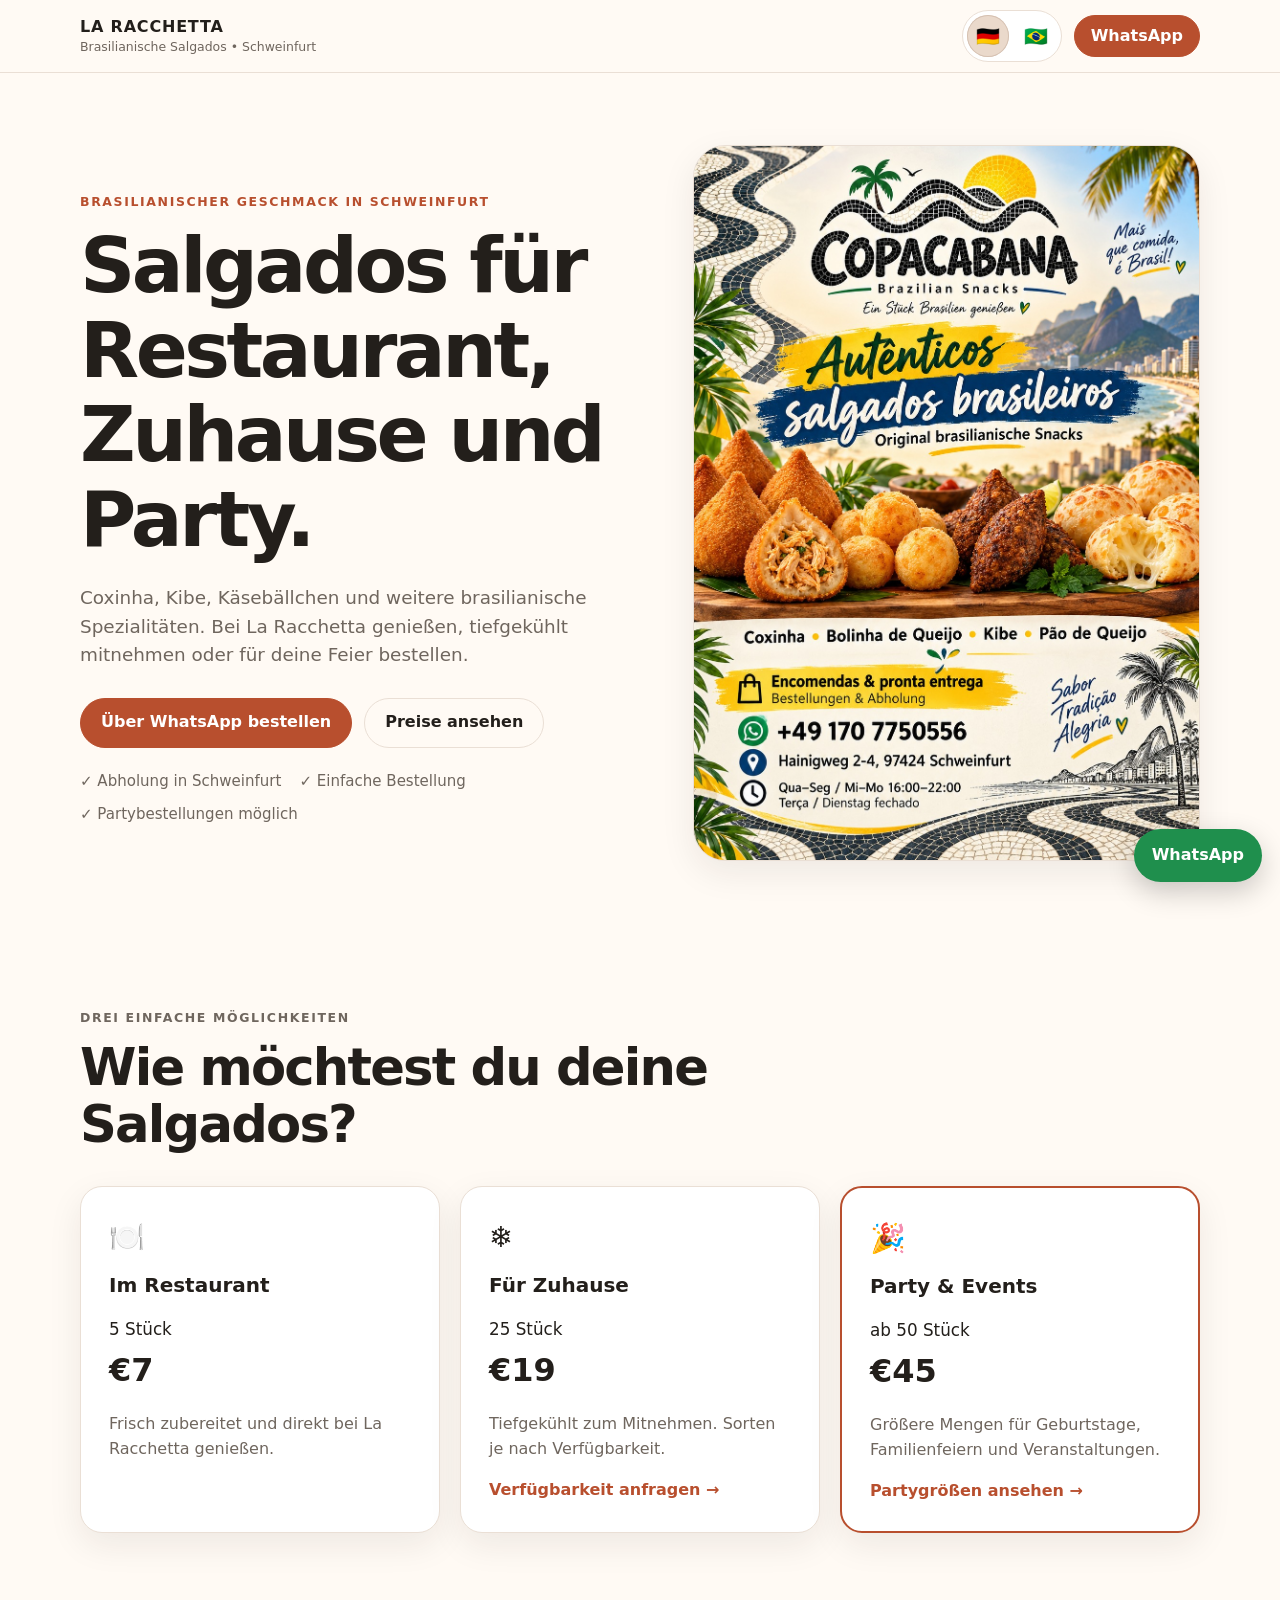
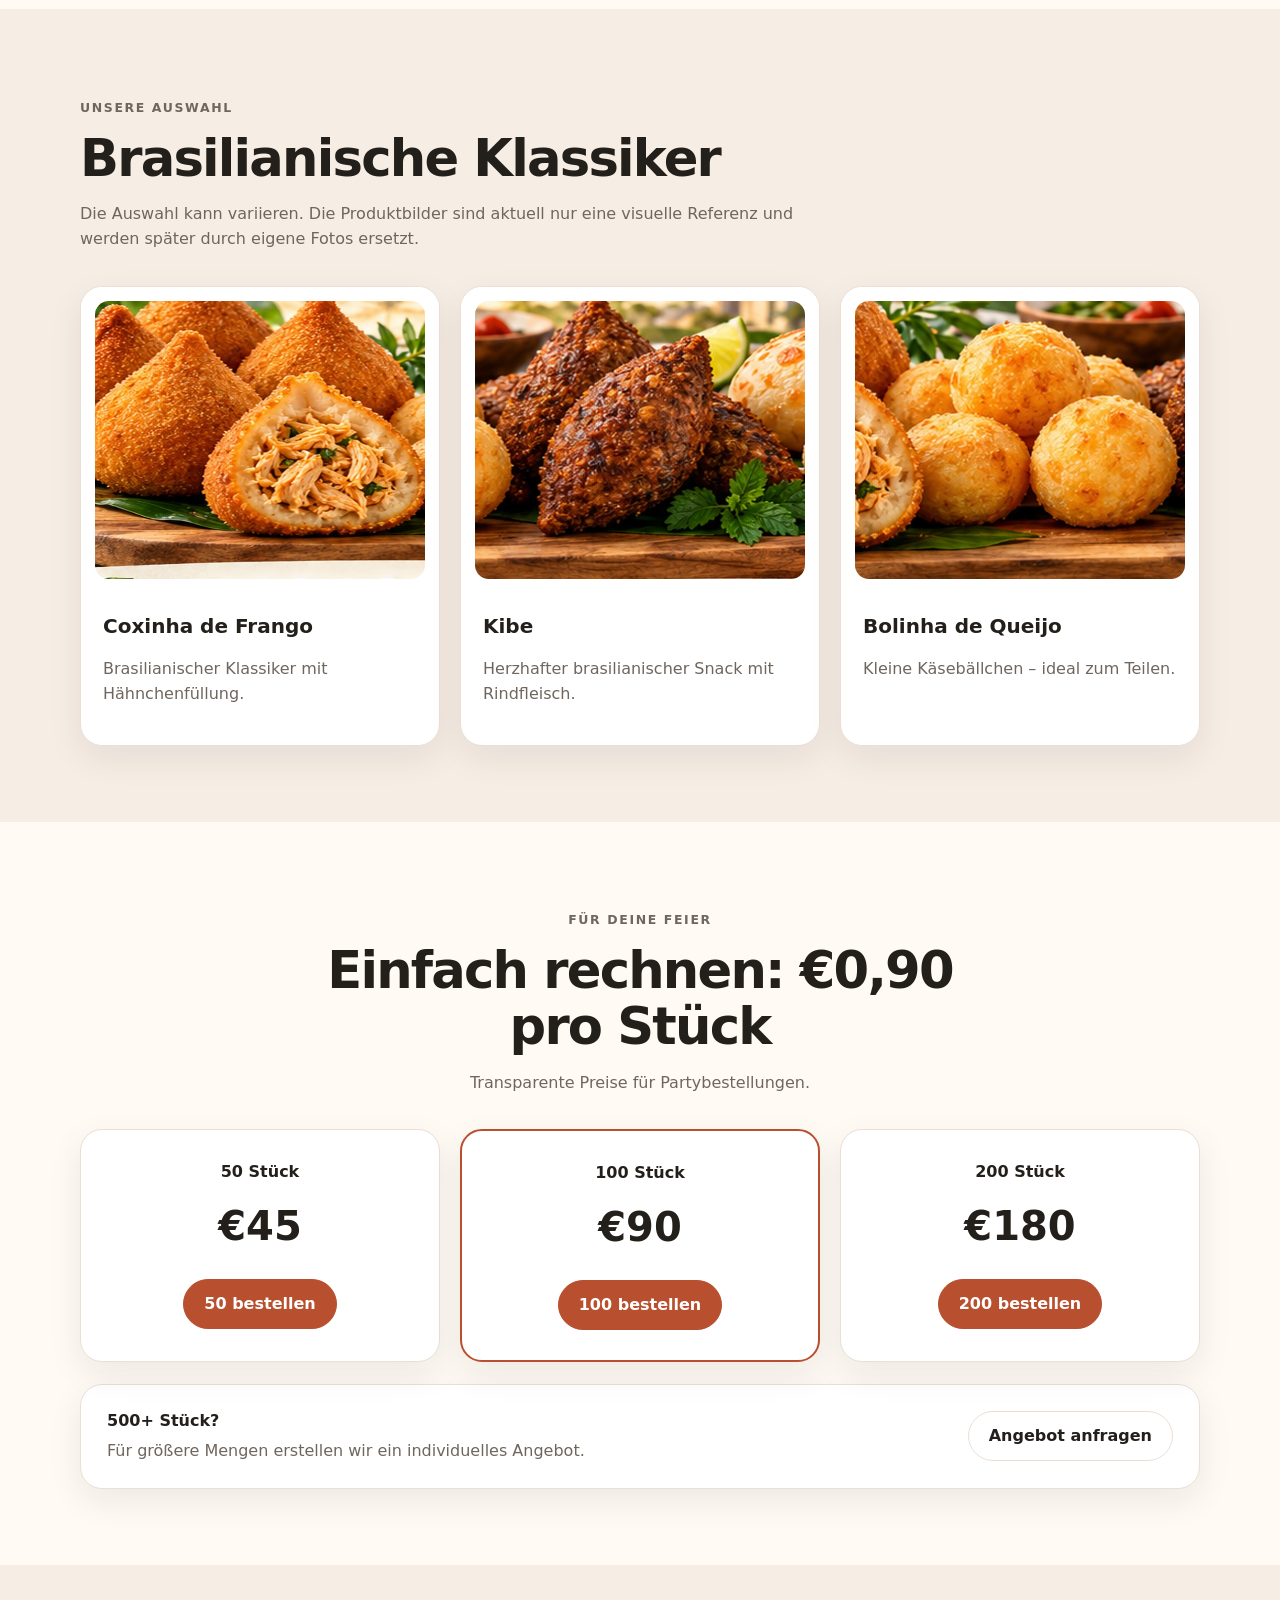
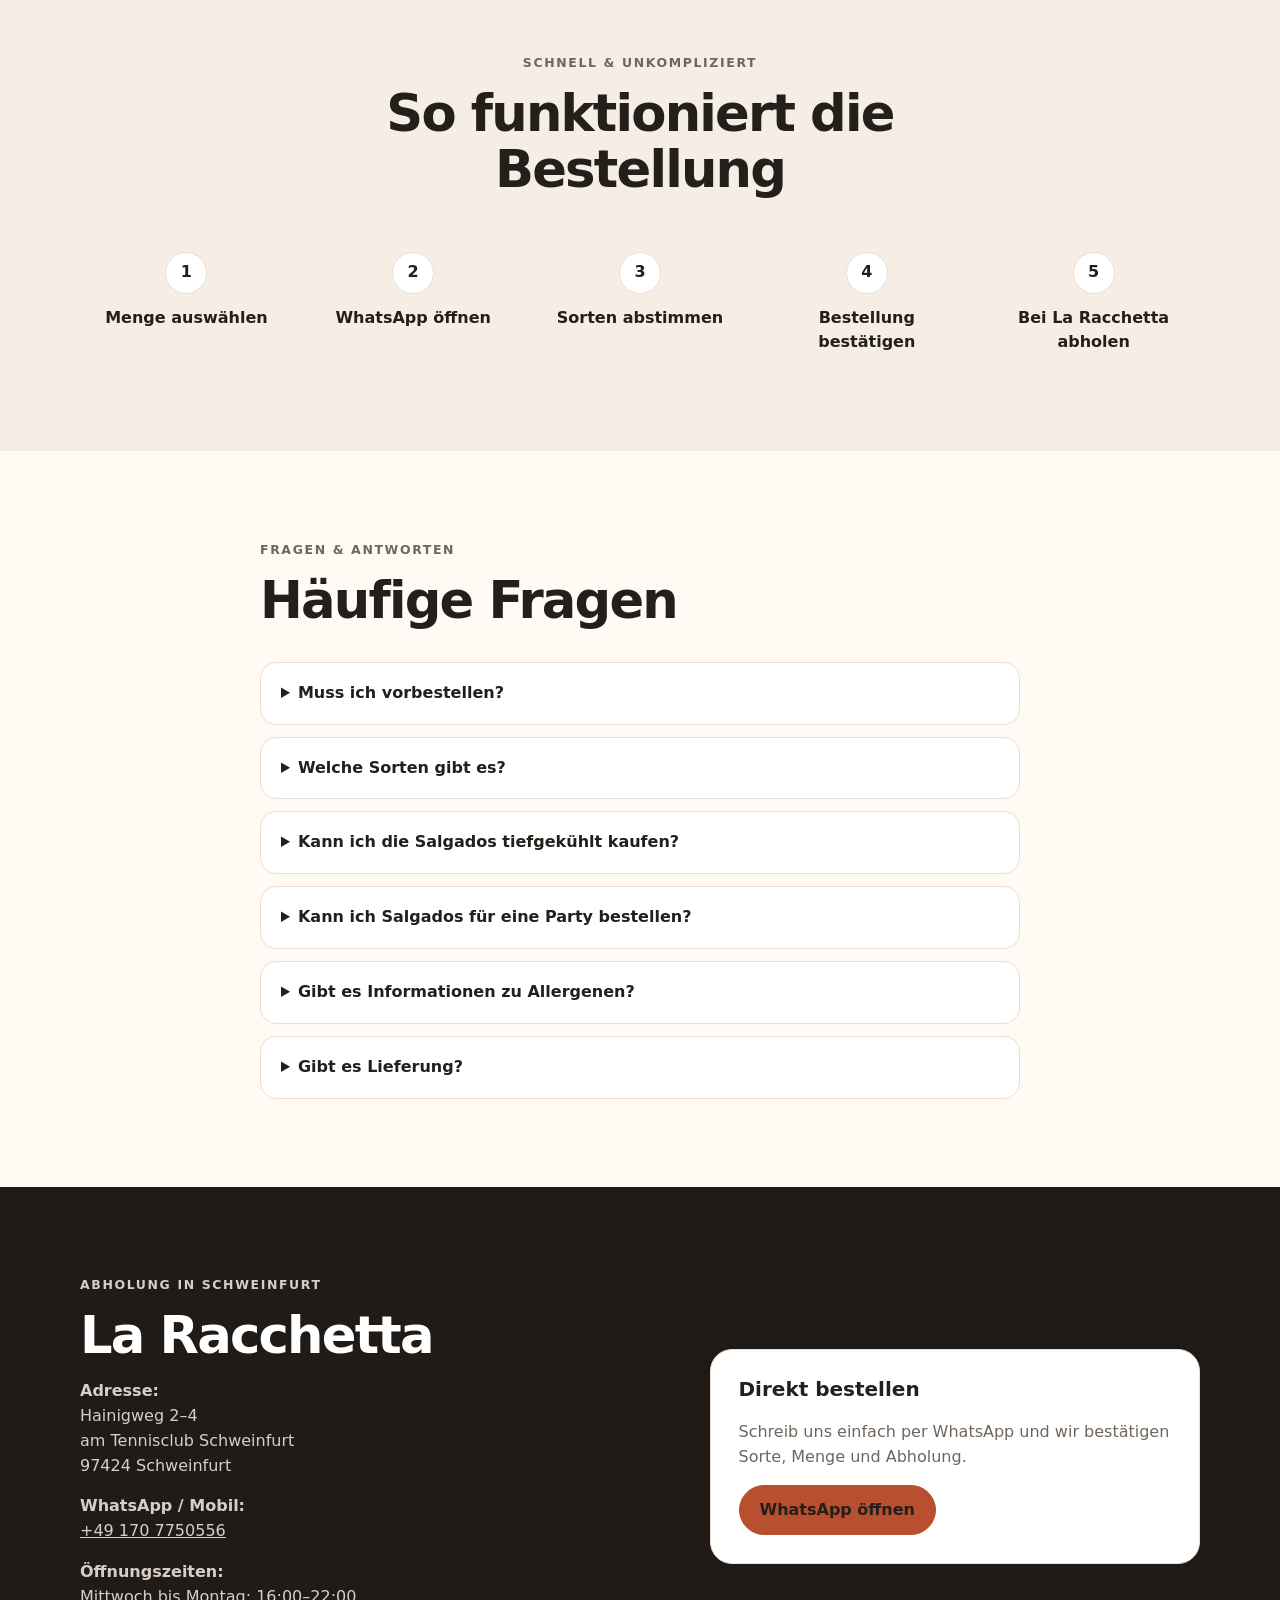
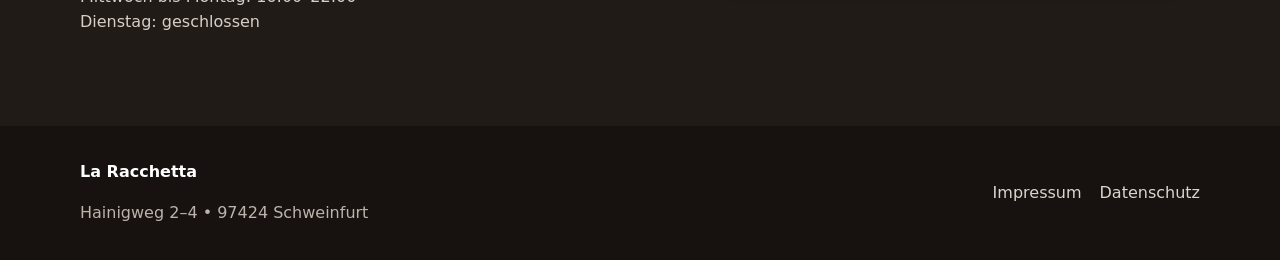
<file: index.html>
<!doctype html>
<html lang="de">
<head>
  <meta charset="utf-8" />
  <meta name="viewport" content="width=device-width, initial-scale=1" />
  <meta name="theme-color" content="#b84f2e" />
  <meta name="description" content="Brasilianische Salgados bei La Racchetta in Schweinfurt – im Restaurant, tiefgekühlt zum Mitnehmen oder für Partys und Events." />
  <title>Brasilianische Salgados | La Racchetta Schweinfurt</title>
  <link rel="stylesheet" href="css/style.css" />
</head>
<body>
  <header class="topbar">
    <div class="container topbar-inner">
      <a class="brand" href="#top" aria-label="La Racchetta Startseite">
        <span class="brand-main">LA RACCHETTA</span>
        <span class="brand-sub" data-i18n="brand_sub">Brasilianische Salgados • Schweinfurt</span>
      </a>

      <div class="topbar-actions">
        <div class="lang-switch" aria-label="Sprachauswahl / Seletor de idioma">
          <button type="button" class="lang-btn active" data-lang="de" aria-label="Deutsch" aria-pressed="true">🇩🇪</button>
          <button type="button" class="lang-btn" data-lang="pt" aria-label="Português do Brasil" aria-pressed="false">🇧🇷</button>
        </div>

        <a class="btn btn-small js-whatsapp"
           data-i18n="top_whatsapp"
           data-message-de="Hallo! Ich interessiere mich für eure brasilianischen Salgados. Welche Sorten sind aktuell verfügbar?"
           data-message-pt="Olá! Tenho interesse nos salgados brasileiros. Quais sabores estão disponíveis no momento?"
           href="#">WhatsApp</a>
      </div>
    </div>
  </header>

  <main id="top">
    <section class="hero">
      <div class="container hero-grid">
        <div class="hero-copy">
          <p class="eyebrow" data-i18n="hero_eyebrow">Brasilianischer Geschmack in Schweinfurt</p>
          <h1 data-i18n="hero_title">Salgados für Restaurant, Zuhause und Party.</h1>
          <p class="lead" data-i18n="hero_lead">
            Coxinha, Kibe, Käsebällchen und weitere brasilianische Spezialitäten.
            Bei La Racchetta genießen, tiefgekühlt mitnehmen oder für deine Feier bestellen.
          </p>
          <div class="hero-actions">
            <a class="btn js-whatsapp"
               data-i18n="hero_btn_primary"
               data-message-de="Hallo! Ich möchte brasilianische Salgados bei La Racchetta bestellen. Welche Sorten sind aktuell verfügbar?"
               data-message-pt="Olá! Quero pedir salgados brasileiros na La Racchetta. Quais sabores estão disponíveis no momento?"
               href="#">Über WhatsApp bestellen</a>
            <a class="btn btn-secondary" href="#preise" data-i18n="hero_btn_secondary">Preise ansehen</a>
          </div>
          <div class="hero-points">
            <span data-i18n="hero_point_1">✓ Abholung in Schweinfurt</span>
            <span data-i18n="hero_point_2">✓ Einfache Bestellung</span>
            <span data-i18n="hero_point_3">✓ Partybestellungen möglich</span>
          </div>
        </div>

        <div class="hero-visual">
          <div class="hero-photo-box">
            <img src="images/hero-poster.jpg" alt="Brasilianische Salgados von La Racchetta" class="hero-photo" data-i18n-alt="hero_image_alt">
          </div>
        </div>
      </div>
    </section>

    <section class="section" id="preise">
      <div class="container">
        <div class="section-heading">
          <p class="eyebrow" data-i18n="prices_eyebrow">Drei einfache Möglichkeiten</p>
          <h2 data-i18n="prices_title">Wie möchtest du deine Salgados?</h2>
        </div>

        <div class="cards three">
          <article class="card">
            <div class="icon">🍽️</div>
            <h3 data-i18n="card_rest_title">Im Restaurant</h3>
            <p class="price"><span data-i18n="card_rest_price">5 Stück</span> <strong>€7</strong></p>
            <p data-i18n="card_rest_text">Frisch zubereitet und direkt bei La Racchetta genießen.</p>
          </article>

          <article class="card">
            <div class="icon">❄️</div>
            <h3 data-i18n="card_home_title">Für Zuhause</h3>
            <p class="price"><span data-i18n="card_home_price">25 Stück</span> <strong>€19</strong></p>
            <p data-i18n="card_home_text">Tiefgekühlt zum Mitnehmen. Sorten je nach Verfügbarkeit.</p>
            <a class="text-link js-whatsapp"
               data-i18n="card_home_link"
               data-message-de="Hallo! Ich möchte ein Paket mit 25 tiefgekühlten Salgados für €19 bestellen. Welche Sorten sind verfügbar?"
               data-message-pt="Olá! Quero pedir um pacote com 25 salgados congelados por €19. Quais sabores estão disponíveis?"
               href="#">Verfügbarkeit anfragen →</a>
          </article>

          <article class="card featured">
            <div class="icon">🎉</div>
            <h3 data-i18n="card_party_title">Party & Events</h3>
            <p class="price"><span data-i18n="card_party_price">ab 50 Stück</span> <strong>€45</strong></p>
            <p data-i18n="card_party_text">Größere Mengen für Geburtstage, Familienfeiern und Veranstaltungen.</p>
            <a class="text-link" href="#party" data-i18n="card_party_link">Partygrößen ansehen →</a>
          </article>
        </div>
      </div>
    </section>

    <section class="section alt" id="sorten">
      <div class="container">
        <div class="section-heading">
          <p class="eyebrow" data-i18n="products_eyebrow">Unsere Auswahl</p>
          <h2 data-i18n="products_title">Brasilianische Klassiker</h2>
          <p data-i18n="products_text">Authentic Brazilian snacks, freshly made at La Racchetta. Alle Sorten sind hausgemacht und täglich frisch.</p>
        </div>

        <div class="products">
          <article class="product">
            <div class="product-image photo-card">
              <img src="images/coxinha.jpg" loading="lazy" alt="Coxinha de Frango" data-i18n-alt="coxinha_alt">
            </div>
            <div>
              <h3>Coxinha de Frango</h3>
              <p data-i18n="coxinha_text">Brasilianischer Klassiker mit Hähnchenfüllung. Knusprig außen, saftig innen.</p>
            </div>
          </article>

          <article class="product">
            <div class="product-image photo-card">
              <img src="images/kibe.jpg" loading="lazy" alt="Kibe" data-i18n-alt="kibe_alt">
            </div>
            <div>
              <h3>Kibe</h3>
              <p data-i18n="kibe_text">Herzhafter brasilianischer Snack mit Rindfleisch und Gewürzen.</p>
            </div>
          </article>

          <article class="product">
            <div class="product-image photo-card">
              <img src="images/bolinha.jpg" loading="lazy" alt="Bolinha de Queijo" data-i18n-alt="queijo_alt">
            </div>
            <div>
              <h3>Bolinha de Queijo</h3>
              <p data-i18n="queijo_text">Kleine Käsebällchen mit geschmolzenem Käse – ideal zum Teilen.</p>
            </div>
          </article>
        </div>
      </div>
    </section>

    <section class="section party" id="party">
      <div class="container">
        <div class="section-heading centered">
          <p class="eyebrow" data-i18n="party_eyebrow">Für deine Feier</p>
          <h2 data-i18n="party_title">Einfach rechnen: €0,90 pro Stück</h2>
          <p data-i18n="party_text">Transparente Preise für Partybestellungen.</p>
        </div>

        <div class="party-grid">
          <article class="party-card">
            <span data-i18n="party_50_qty">50 Stück</span>
            <strong>€45</strong>
            <a class="btn js-whatsapp"
               data-i18n="party_50_btn"
               data-message-de="Hallo! Ich möchte 50 Salgados für €45 für eine Feier bestellen. Welche Sorten sind verfügbar?"
               data-message-pt="Olá! Quero pedir 50 salgados por €45 para uma festa. Quais sabores estão disponíveis?"
               href="#">50 bestellen</a>
          </article>

          <article class="party-card featured">
            <span data-i18n="party_100_qty">100 Stück</span>
            <strong>€90</strong>
            <a class="btn js-whatsapp"
               data-i18n="party_100_btn"
               data-message-de="Hallo! Ich möchte 100 Salgados für €90 für eine Feier bestellen. Welche Sorten sind verfügbar?"
               data-message-pt="Olá! Quero pedir 100 salgados por €90 para uma festa. Quais sabores estão disponíveis?"
               href="#">100 bestellen</a>
          </article>

          <article class="party-card">
            <span data-i18n="party_200_qty">200 Stück</span>
            <strong>€180</strong>
            <a class="btn js-whatsapp"
               data-i18n="party_200_btn"
               data-message-de="Hallo! Ich möchte 200 Salgados für €180 für eine Feier bestellen. Welche Sorten sind verfügbar?"
               data-message-pt="Olá! Quero pedir 200 salgados por €180 para uma festa. Quais sabores estão disponíveis?"
               href="#">200 bestellen</a>
          </article>
        </div>

        <div class="bulk-box">
          <div>
            <strong data-i18n="bulk_title">500+ Stück?</strong>
            <p data-i18n="bulk_text">Für größere Mengen erstellen wir ein individuelles Angebot.</p>
          </div>
          <a class="btn btn-secondary js-whatsapp"
             data-i18n="bulk_btn"
             data-message-de="Hallo! Ich interessiere mich für eine größere Salgados-Bestellung ab 500 Stück. Bitte schickt mir ein Angebot."
             data-message-pt="Olá! Tenho interesse em um pedido maior de salgados a partir de 500 unidades. Por favor, envie uma proposta."
             href="#">Angebot anfragen</a>
        </div>
      </div>
    </section>

    <section class="section alt" id="ablauf">
      <div class="container">
        <div class="section-heading centered">
          <p class="eyebrow" data-i18n="steps_eyebrow">Schnell & unkompliziert</p>
          <h2 data-i18n="steps_title">So funktioniert die Bestellung</h2>
        </div>
        <div class="steps">
          <div class="step"><span>1</span><strong data-i18n="step_1">Menge auswählen</strong></div>
          <div class="step"><span>2</span><strong data-i18n="step_2">WhatsApp öffnen</strong></div>
          <div class="step"><span>3</span><strong data-i18n="step_3">Sorten abstimmen</strong></div>
          <div class="step"><span>4</span><strong data-i18n="step_4">Bestellung bestätigen</strong></div>
          <div class="step"><span>5</span><strong data-i18n="step_5">Bei La Racchetta abholen</strong></div>
        </div>
      </div>
    </section>

    <section class="section" id="faq">
      <div class="container narrow">
        <div class="section-heading">
          <p class="eyebrow" data-i18n="faq_eyebrow">Fragen & Antworten</p>
          <h2 data-i18n="faq_title">Häufige Fragen</h2>
        </div>

        <details>
          <summary data-i18n="faq1_q">Muss ich vorbestellen?</summary>
          <p data-i18n="faq1_a">Für größere Mengen empfehlen wir eine Vorbestellung über WhatsApp. Kleinere Mengen sind je nach Lagerbestand kurzfristig verfügbar.</p>
        </details>
        <details>
          <summary data-i18n="faq2_q">Welche Sorten gibt es?</summary>
          <p data-i18n="faq2_a">Die Auswahl kann variieren. Die aktuell verfügbaren Sorten teilen wir dir über WhatsApp mit.</p>
        </details>
        <details>
          <summary data-i18n="faq3_q">Kann ich die Salgados tiefgekühlt kaufen?</summary>
          <p data-i18n="faq3_a">Ja. Pakete mit 25 Stück sind tiefgekühlt zum Mitnehmen erhältlich, solange der Vorrat reicht.</p>
        </details>
        <details>
          <summary data-i18n="faq4_q">Kann ich Salgados für eine Party bestellen?</summary>
          <p data-i18n="faq4_a">Ja. Partybestellungen sind ab 50 Stück möglich. Für Mengen ab 500 Stück erstellen wir ein individuelles Angebot.</p>
        </details>
        <details>
          <summary data-i18n="faq5_q">Gibt es Informationen zu Allergenen?</summary>
          <p data-i18n="faq5_a">Ja. Angaben zu Zutaten und Allergenen werden entsprechend den jeweiligen Produktinformationen bereitgestellt.</p>
        </details>
        <details>
          <summary data-i18n="faq6_q">Gibt es Lieferung?</summary>
          <p data-i18n="faq6_a">Zum Start ist die Abholung bei La Racchetta vorgesehen. Individuelle Möglichkeiten können über WhatsApp angefragt werden.</p>
        </details>
      </div>
    </section>

    <section class="section contact">
      <div class="container contact-grid">
        <div>
          <p class="eyebrow" data-i18n="contact_eyebrow">Abholung in Schweinfurt</p>
          <h2>La Racchetta</h2>
          <p data-i18n="contact_address"><strong>Adresse:</strong><br>Hainigweg 2–4<br>am Tennisclub Schweinfurt<br>97424 Schweinfurt</p>
          <p data-i18n="contact_phone"><strong>WhatsApp / Mobil:</strong><br><a href="tel:+491707750556">+49 170 7750556</a></p>
          <p data-i18n="contact_hours"><strong>Öffnungszeiten:</strong><br>Mittwoch bis Montag: 16:00–22:00<br>Dienstag: geschlossen</p>
        </div>
        <div class="contact-cta">
          <h3 data-i18n="contact_cta_title">Direkt bestellen</h3>
          <p data-i18n="contact_cta_text">Schreib uns einfach per WhatsApp und wir bestätigen Sorte, Menge und Abholung.</p>
          <a class="btn js-whatsapp"
             data-i18n="contact_cta_btn"
             data-message-de="Hallo! Ich möchte Salgados bei La Racchetta in Schweinfurt bestellen."
             data-message-pt="Olá! Quero pedir salgados na La Racchetta em Schweinfurt."
             href="#">WhatsApp öffnen</a>
        </div>
      </div>
    </section>
  </main>

  <footer>
    <div class="container footer-inner">
      <div>
        <strong>La Racchetta</strong>
        <p>Hainigweg 2–4 • 97424 Schweinfurt</p>
      </div>
      <nav>
        <a href="impressum.html">Impressum</a>
        <a href="datenschutz.html" data-i18n="footer_privacy">Datenschutz</a>
      </nav>
    </div>
  </footer>

  <a class="floating-whatsapp js-whatsapp"
     data-i18n="floating_whatsapp"
     data-message-de="Hallo! Ich interessiere mich für eure brasilianischen Salgados."
     data-message-pt="Olá! Tenho interesse nos salgados brasileiros."
     href="#" aria-label="Über WhatsApp bestellen">WhatsApp</a>

  <script src="js/main.js"></script>
</body>
</html>
</file>
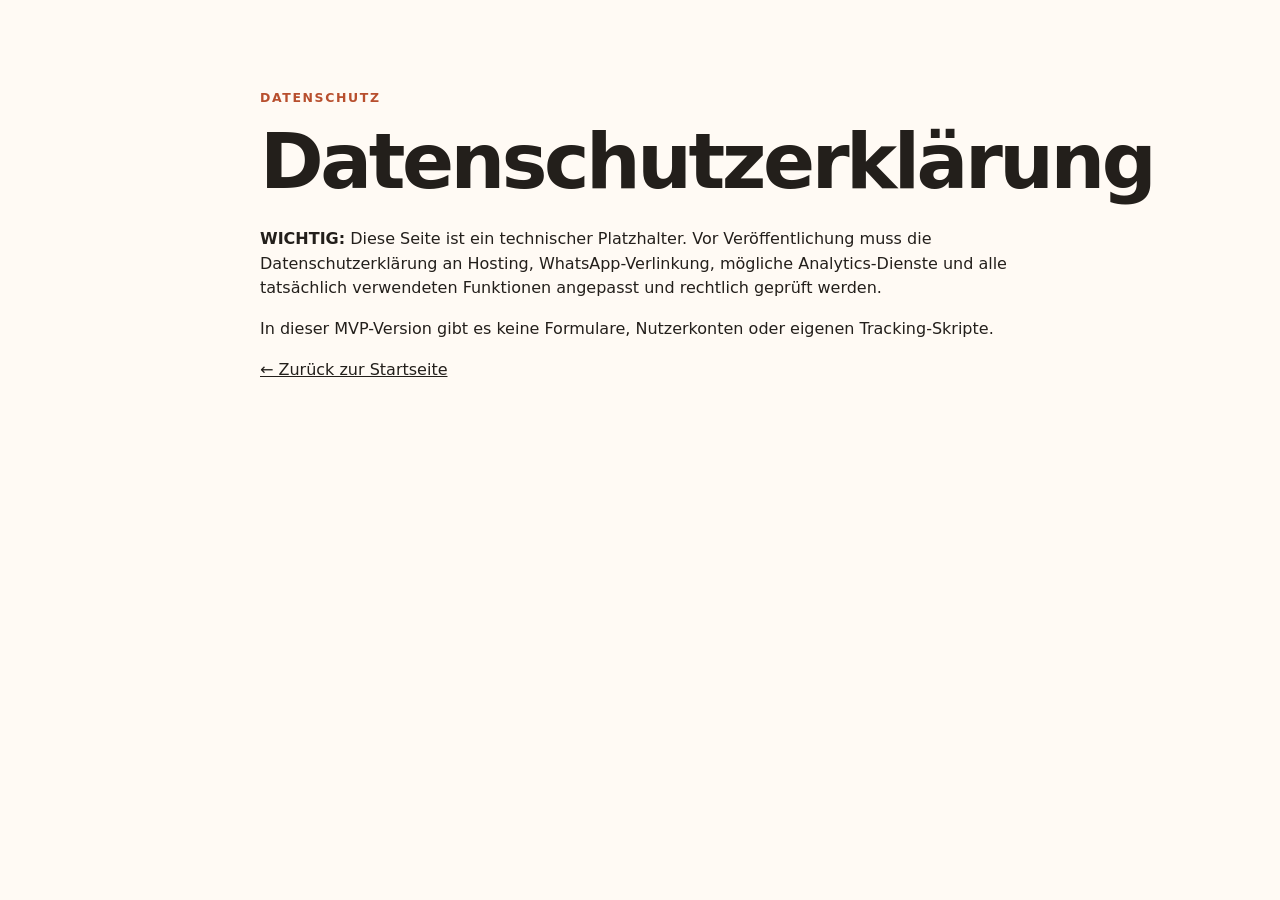
<file: datenschutz.html>
<!doctype html>
<html lang="de"><head><meta charset="utf-8"><meta name="viewport" content="width=device-width,initial-scale=1"><title>Datenschutz | La Racchetta</title><link rel="stylesheet" href="css/style.css"></head>
<body><main class="section"><div class="container narrow"><p class="eyebrow">Datenschutz</p><h1>Datenschutzerklärung</h1>
<p><strong>WICHTIG:</strong> Diese Seite ist ein technischer Platzhalter. Vor Veröffentlichung muss die Datenschutzerklärung an Hosting, WhatsApp-Verlinkung, mögliche Analytics-Dienste und alle tatsächlich verwendeten Funktionen angepasst und rechtlich geprüft werden.</p>
<p>In dieser MVP-Version gibt es keine Formulare, Nutzerkonten oder eigenen Tracking-Skripte.</p>
<p><a href="index.html">← Zurück zur Startseite</a></p></div></main></body></html>
</file>
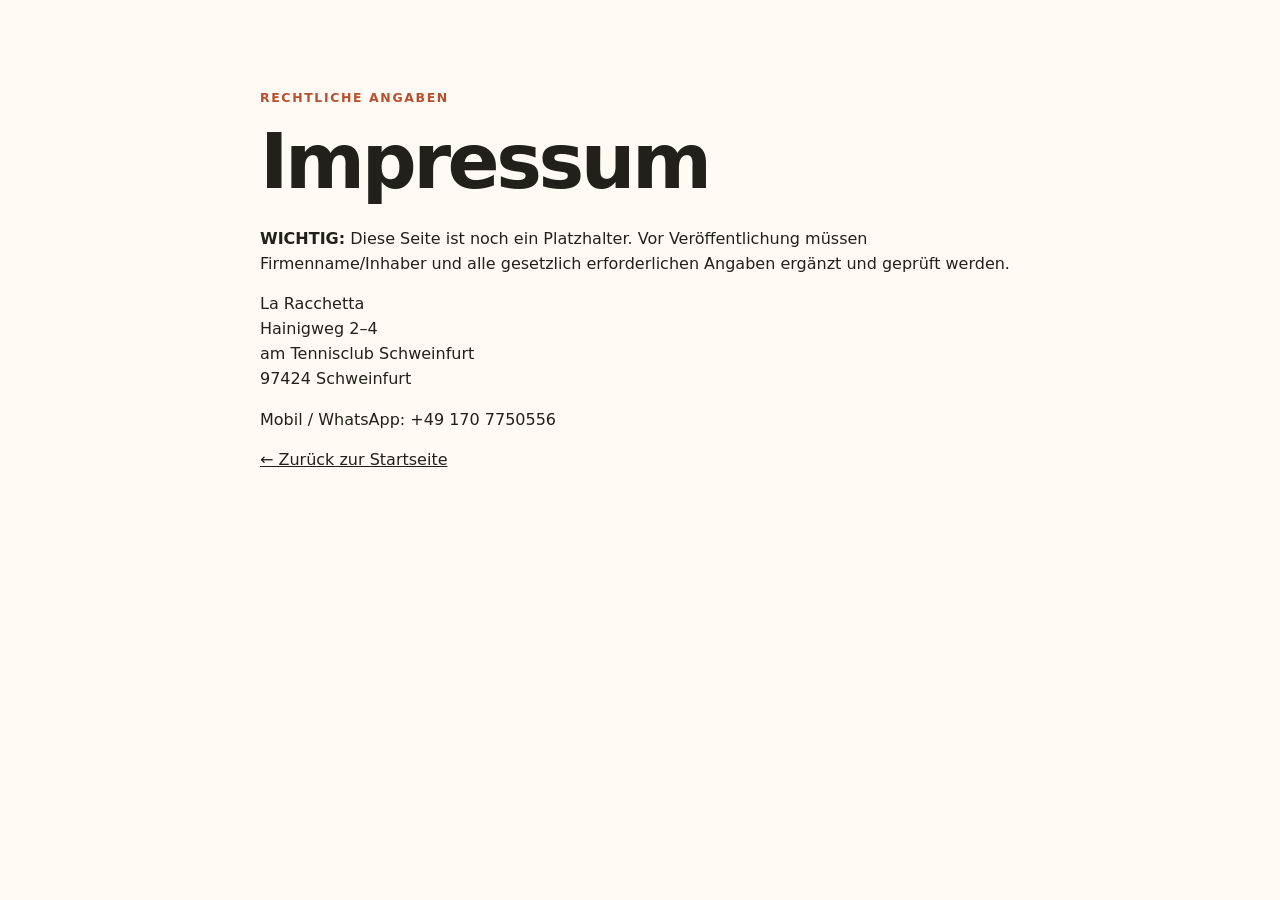
<file: impressum.html>
<!doctype html>
<html lang="de"><head><meta charset="utf-8"><meta name="viewport" content="width=device-width,initial-scale=1"><title>Impressum | La Racchetta</title><link rel="stylesheet" href="css/style.css"></head>
<body><main class="section"><div class="container narrow"><p class="eyebrow">Rechtliche Angaben</p><h1>Impressum</h1>
<p><strong>WICHTIG:</strong> Diese Seite ist noch ein Platzhalter. Vor Veröffentlichung müssen Firmenname/Inhaber und alle gesetzlich erforderlichen Angaben ergänzt und geprüft werden.</p>
<p>La Racchetta<br>Hainigweg 2–4<br>am Tennisclub Schweinfurt<br>97424 Schweinfurt</p>
<p>Mobil / WhatsApp: +49 170 7750556</p>
<p><a href="index.html">← Zurück zur Startseite</a></p></div></main></body></html>
</file>
<file: css/style.css>
*{box-sizing:border-box}
:root{--bg:#fffaf4;--surface:#fff;--text:#231f1b;--muted:#6f665e;--accent:#b84f2e;--accent-dark:#8f351d;--line:#eadfd5;--soft:#f6ede5;--radius:22px;--shadow:0 12px 34px rgba(42,29,20,.08)}
html{scroll-behavior:smooth}
body{margin:0;font-family:Inter,ui-sans-serif,system-ui,-apple-system,BlinkMacSystemFont,"Segoe UI",sans-serif;color:var(--text);background:var(--bg);line-height:1.55}
a{color:inherit}.container{width:min(1120px,calc(100% - 32px));margin:auto}.narrow{width:min(760px,calc(100% - 32px))}
.topbar{position:sticky;top:0;z-index:20;background:rgba(255,250,244,.94);backdrop-filter:blur(12px);border-bottom:1px solid var(--line)}
.topbar-inner{display:flex;align-items:center;justify-content:space-between;min-height:72px;gap:18px}.brand{text-decoration:none;display:flex;flex-direction:column;line-height:1.05}.brand-main{font-weight:900;letter-spacing:.05em}.brand-sub{font-size:.78rem;color:var(--muted);margin-top:5px}
.hero{padding:72px 0 58px}.hero-grid{display:grid;grid-template-columns:1.05fr .95fr;gap:52px;align-items:center}.eyebrow{text-transform:uppercase;letter-spacing:.13em;font-size:.78rem;font-weight:800;color:var(--accent)}
h1,h2,h3{line-height:1.1;margin-top:0}h1{font-size:clamp(2.5rem,6vw,5.3rem);letter-spacing:-.045em;margin-bottom:22px}h2{font-size:clamp(2rem,4vw,3.4rem);letter-spacing:-.035em;margin-bottom:14px}h3{font-size:1.25rem}
.lead{font-size:1.15rem;color:var(--muted);max-width:720px}.hero-actions{display:flex;flex-wrap:wrap;gap:12px;margin:28px 0 22px}
.btn{display:inline-flex;align-items:center;justify-content:center;min-height:50px;padding:0 20px;border-radius:999px;text-decoration:none;font-weight:800;background:var(--accent);color:#fff;border:1px solid var(--accent);transition:.2s ease}.btn:hover{background:var(--accent-dark);border-color:var(--accent-dark);transform:translateY(-1px)}.btn-secondary{background:transparent;color:var(--text);border-color:var(--line)}.btn-secondary:hover{background:var(--surface);color:var(--text);border-color:#d4c2b4}.btn-small{min-height:42px;padding:0 16px}
.hero-points{display:flex;flex-wrap:wrap;gap:10px 18px;color:var(--muted);font-size:.94rem}.hero-visual{min-height:460px}
.photo-placeholder{height:100%;min-height:460px;border-radius:32px;display:flex;flex-direction:column;align-items:center;justify-content:center;gap:8px;text-align:center;background:linear-gradient(145deg,#eed7c6,#f7ebdf);color:#7c5a46;box-shadow:var(--shadow);padding:30px;text-decoration:none}
.source-photo small{font-size:.78rem;opacity:.75}.source-photo:hover{outline:2px solid rgba(184,79,46,.25)}
.section{padding:76px 0}.section.alt{background:var(--soft)}.section-heading{max-width:720px;margin-bottom:34px}.section-heading.centered{text-align:center;margin-left:auto;margin-right:auto}.section-heading p{color:var(--muted)}
.cards{display:grid;gap:20px}.cards.three{grid-template-columns:repeat(3,1fr)}.card,.party-card,.product,.bulk-box,.contact-cta{background:var(--surface);border:1px solid var(--line);border-radius:var(--radius);box-shadow:var(--shadow)}.card{padding:28px}.card.featured,.party-card.featured{border:2px solid var(--accent)}.icon{font-size:1.8rem;margin-bottom:14px}.price{font-size:1.05rem}.price strong{display:block;font-size:2rem;margin-top:4px}.card p:not(.price),.product p{color:var(--muted)}.text-link{font-weight:800;color:var(--accent);text-decoration:none}
.products{display:grid;grid-template-columns:repeat(3,1fr);gap:20px}.product{overflow:hidden}.product-image{min-height:210px;display:flex;flex-direction:column;gap:5px;align-items:center;justify-content:center;background:linear-gradient(145deg,#e8d1c0,#f7ece3);color:#896a56;font-weight:800;text-decoration:none}.product>div:last-child{padding:22px}
.party-grid{display:grid;grid-template-columns:repeat(3,1fr);gap:20px}.party-card{padding:30px;text-align:center}.party-card span{display:block;font-weight:800}.party-card strong{display:block;font-size:2.5rem;margin:10px 0 22px}.bulk-box{margin-top:22px;padding:24px 26px;display:flex;justify-content:space-between;align-items:center;gap:20px}.bulk-box p{margin:5px 0 0;color:var(--muted)}
.steps{display:grid;grid-template-columns:repeat(5,1fr);gap:14px}.step{text-align:center;padding:20px 12px}.step span{width:42px;height:42px;display:grid;place-items:center;margin:0 auto 12px;border-radius:50%;background:var(--surface);border:1px solid var(--line);font-weight:900}
details{background:var(--surface);border:1px solid var(--line);border-radius:16px;padding:18px 20px;margin-bottom:12px}summary{cursor:pointer;font-weight:800}details p{color:var(--muted);margin-bottom:0}
.contact{background:#211b17;color:#fff}.contact-grid{display:grid;grid-template-columns:1.1fr .9fr;gap:30px;align-items:center}.contact p{color:#d7cec7}.contact a{color:inherit}.contact-cta{padding:28px;color:var(--text)}.contact-cta p{color:var(--muted)}
footer{padding:34px 0;background:#17120f;color:#fff}.footer-inner{display:flex;justify-content:space-between;gap:24px;align-items:center}.footer-inner p{color:#bdb3ac;margin-bottom:0}.footer-inner nav{display:flex;gap:18px}.footer-inner nav a{color:#ddd4ce;text-decoration:none}
.floating-whatsapp{position:fixed;right:18px;bottom:18px;z-index:30;background:#1f8f4d;color:#fff;text-decoration:none;font-weight:900;padding:14px 18px;border-radius:999px;box-shadow:0 10px 28px rgba(0,0,0,.2)}
@media(max-width:860px){.hero{padding-top:42px}.hero-grid,.contact-grid{grid-template-columns:1fr}.hero-visual{min-height:320px}.photo-placeholder{min-height:320px}.cards.three,.products,.party-grid{grid-template-columns:1fr}.steps{grid-template-columns:1fr 1fr}.bulk-box{align-items:flex-start;flex-direction:column}}
@media(max-width:560px){.container{width:min(100% - 22px,1120px)}.topbar-inner{min-height:64px}.brand-sub{display:none}.hero{padding:34px 0 40px}h1{font-size:2.55rem}.section{padding:56px 0}.hero-actions{display:grid}.hero-actions .btn{width:100%}.steps{grid-template-columns:1fr}.footer-inner{align-items:flex-start;flex-direction:column}.floating-whatsapp{left:12px;right:12px;text-align:center}}

.hero-photo-box{background:var(--surface);border:1px solid var(--line);border-radius:32px;box-shadow:var(--shadow);overflow:hidden;}
.hero-photo{display:block;width:100%;height:auto;aspect-ratio:1055/1491;object-fit:contain;}
.image-note{margin:0;padding:12px 16px 16px;font-size:.85rem;color:var(--muted);}
.photo-card{background:#fff;padding:14px;}
.photo-card img{width:100%;height:100%;min-height:210px;object-fit:cover;display:block;border-radius:14px;}
@media(max-width:860px){.hero-photo{max-width:520px;margin:0 auto}}

.topbar-actions{display:flex;align-items:center;gap:12px;}
.lang-switch{display:flex;align-items:center;gap:6px;background:var(--surface);border:1px solid var(--line);border-radius:999px;padding:4px;}
.lang-btn{width:42px;height:42px;border:none;background:transparent;border-radius:999px;font-size:1.2rem;cursor:pointer;transition:.2s ease;}
.lang-btn:hover{background:#f3e7dc;}
.lang-btn.active{background:#ead9cb;box-shadow:inset 0 0 0 1px #d5c1b2;}
@media(max-width:560px){.topbar-actions{gap:8px;}.lang-btn{width:38px;height:38px;font-size:1.05rem;}}
</file>
